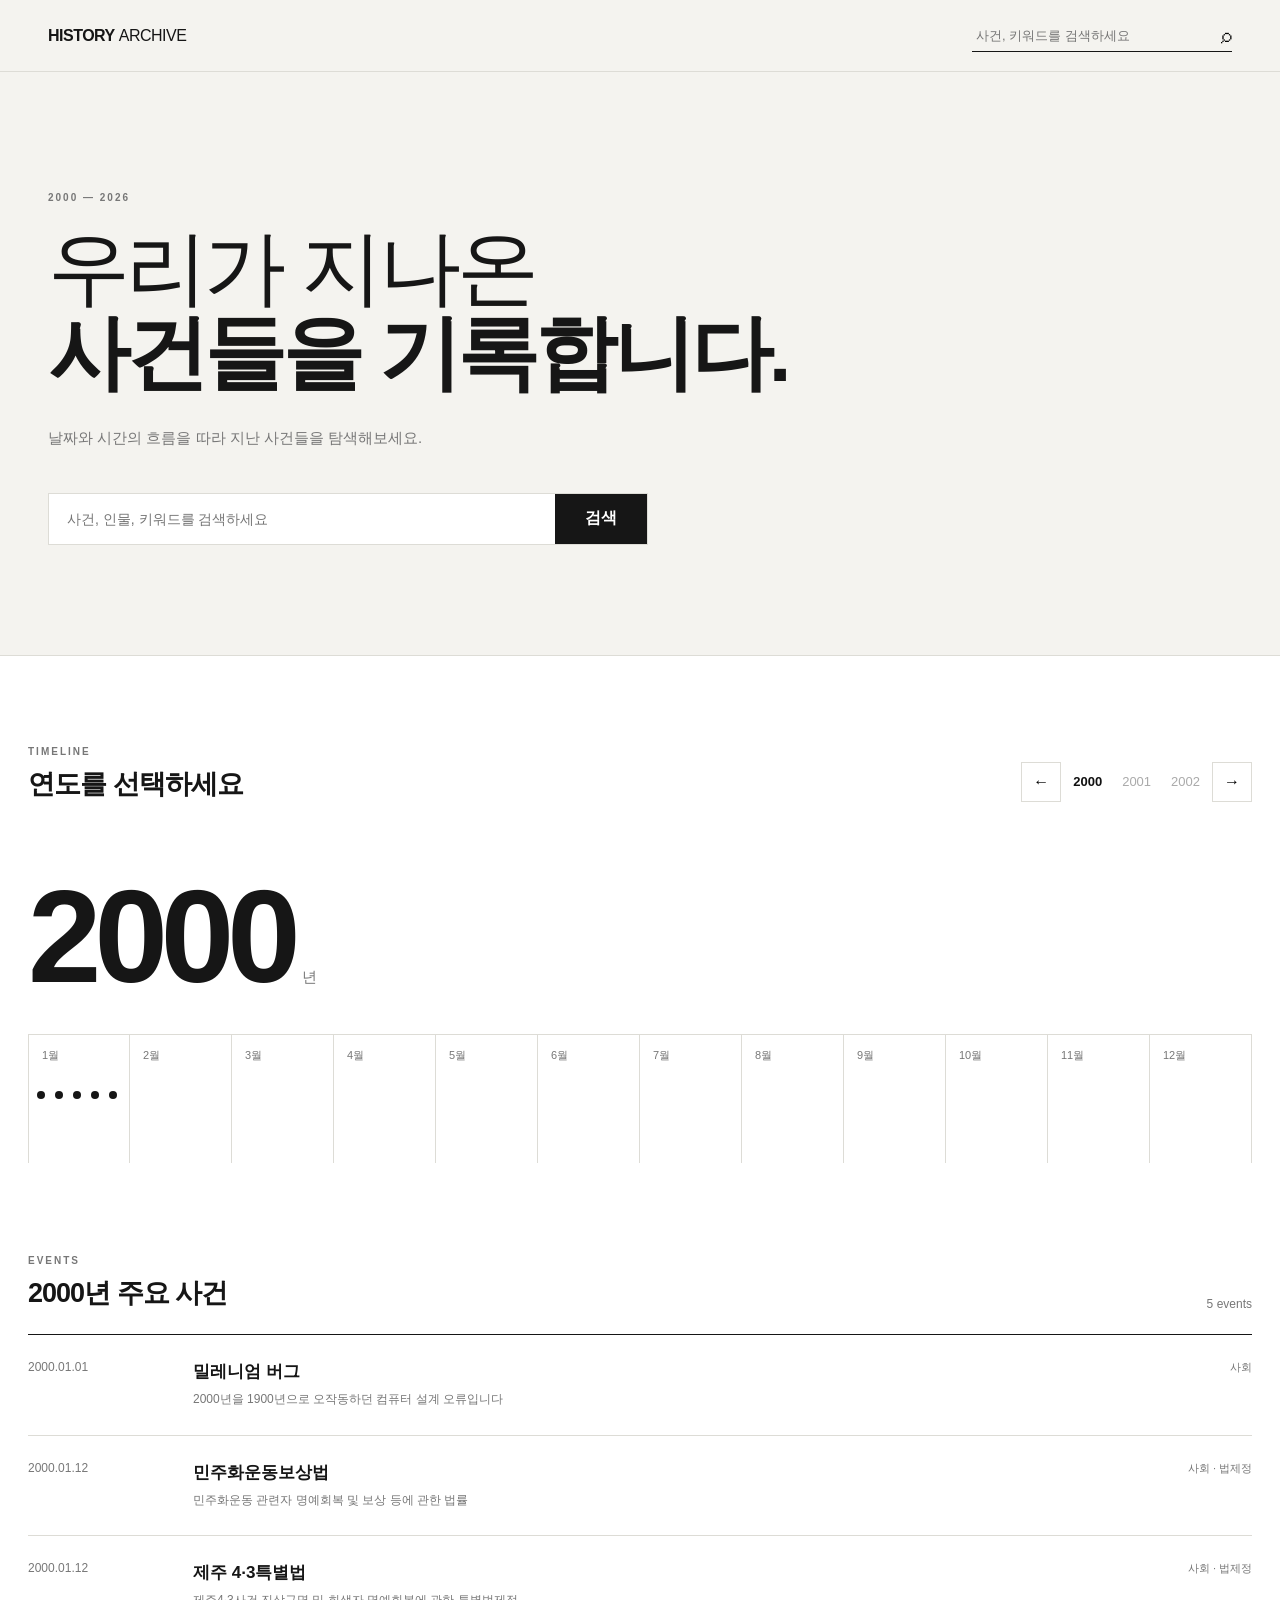
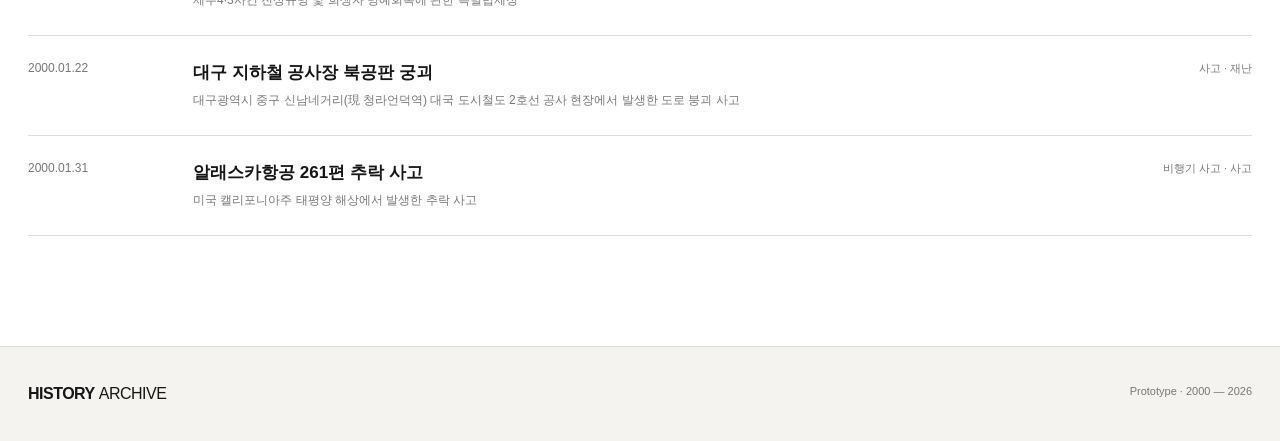
<file: index.html>
<!DOCTYPE html>
<html lang="ko">
<head>
<meta charset="UTF-8">
<meta name="viewport" content="width=device-width, initial-scale=1.0">
<title>History Archive — Prototype</title>
<link rel="stylesheet" href="css/default.css">
</head>
  
  
<body>
  
<!--헤더-->
<header class="header">
  <div class="header-inner">
    <a class="logo" href="#">HISTORY<span>ARCHIVE</span></a>
    <div class="header-search">
      <input id="searchInput" placeholder="사건, 키워드를 검색하세요">
      <button id="searchButton">⌕</button>
    </div>
  </div>
</header>

<main>
  
<!--비주얼-->
<section class="hero">
  <p class="eyebrow">2000 — 2026</p>
  <h1>우리가 지나온<br><strong>사건들을 기록합니다.</strong></h1>
  <p class="description">날짜와 시간의 흐름을 따라 지난 사건들을 탐색해보세요.</p>
  <div class="main-search">
    <input id="mainSearchInput" placeholder="사건, 인물, 키워드를 검색하세요">
    <button id="mainSearchButton">검색</button>
  </div>
</section>

<!--컨텐츠1-->
<section class="timeline-section">
  <div class="section-header">
    <div>
      <p class="eyebrow">TIMELINE</p>
      <h2>연도를 선택하세요</h2>
    </div>
    <div class="year-control">
      <button id="prevYear" class="arrow">←</button>
      <div id="yearList" class="year-list"></div>
      <button id="nextYear" class="arrow">→</button>
    </div>
  </div>
  
  
  
<!--컨텐츠 2-->
  <div class="selected-year"><span id="selectedYear">2014</span><small>년</small></div>
  <div id="monthTimeline" class="month-timeline"></div>

  <div class="events-area">
    <div class="events-header">
      <div>
        <p class="eyebrow">EVENTS</p>
        <h2><span id="eventYear">2014</span>년 주요 사건</h2>
      </div>
      <div class="event-count"><span id="eventCount">0</span> events</div>
    </div>
    <div id="eventList" class="event-list"></div>
  </div>
</section>
</main>
  
  
  
  
  
<!--보여주기-->
<div id="detailSection" class="detail-overlay">
  <article class="detail-card">
    <button id="closeDetail" class="close">×</button>
    <p id="detailDate" class="detail-date"></p>
    <h2 id="detailTitle"></h2>
    <div class="detail-meta"><span id="detailCountry"></span><span id="detailCategory"></span></div>
    <hr>
    <h3>사건 개요</h3>
    <p id="detailDescription"></p>
    <hr>
    <h3>키워드</h3>
    <div id="detailKeywords" class="keywords"></div>
    <hr>
    <h3>출처</h3>
    <p class="muted">프로토타입에서는 샘플 출처 영역입니다.</p>
  </article>
</div>
  
<!--푸터-->
<footer class="footer">
  <div class="footer-inner">
    <div class="logo">HISTORY<span>ARCHIVE</span></div>
    <p>Prototype · 2000 — 2026</p>
  </div>
</footer>
  
  
<script src="js/data.js"></script>
<script src="js/default.js"></script>

</body>
</html>
</file>
<file: css/default.css>
*{box-sizing:border-box;margin:0;padding:0}
:root{--bg:#f4f3ef;--paper:#fff;--text:#161616;--muted:#777;--line:#dddcd6}
html{scroll-behavior:smooth}
body{font-family:-apple-system,BlinkMacSystemFont,"Pretendard","Noto Sans KR",sans-serif;background:var(--bg);color:var(--text)}
button,input{font:inherit}


.header{height:72px;border-bottom:1px solid var(--line);position:sticky;top:0;z-index:20;background:rgba(244,243,239,.9);backdrop-filter:blur(12px)}
.header-inner{height:100%;max-width:1240px;margin:auto;padding:0 28px;display:flex;align-items:center;justify-content:space-between}

.logo{color:var(--text);text-decoration:none;font-size:16px;font-weight:800;letter-spacing:-.5px}
.logo span{font-weight:400;margin-left:4px}

.header-search{width:260px;display:flex;border-bottom:1px solid var(--text)}
.header-search input{width:100%;border:0;outline:0;background:transparent;padding:8px 4px;font-size:13px}
.header-search button{border:0;background:transparent;cursor:pointer;font-size:21px}

.hero{max-width:1240px;margin:auto;padding:120px 28px 110px}
.eyebrow{font-size:10px;letter-spacing:2px;font-weight:800;color:var(--muted)}
.hero h1{margin-top:22px;font-size:clamp(42px,7vw,82px);line-height:1.04;letter-spacing:-4px;font-weight:300}
.hero h1 strong{font-weight:800}

.description{margin-top:28px;color:var(--muted);font-size:15px;line-height:1.8}

.main-search{margin-top:42px;width:min(600px,100%);display:flex;background:var(--paper);border:1px solid var(--line)}
.main-search input{flex:1;border:0;outline:0;padding:17px 18px;font-size:14px}
.main-search button{width:92px;border:0;background:var(--text);color:#fff;cursor:pointer;font-weight:700}

.timeline-section{background:var(--paper);border-top:1px solid var(--line);padding:90px 28px 110px}
.section-header,.events-area{max-width:1240px;margin:auto}
.section-header{display:flex;justify-content:space-between;align-items:end;gap:30px}
.section-header h2,.events-header h2{font-size:27px;letter-spacing:-1px;margin-top:9px}

.year-control{display:flex;align-items:center;gap:12px}
.arrow{width:40px;height:40px;background:#fff;border:1px solid var(--line);cursor:pointer}
.arrow:hover{background:#161616;color:#fff}
.year-list{display:flex;gap:20px;max-width:470px;overflow:hidden}
.year{flex:none;color:#aaa;font-size:13px;cursor:pointer}
.year.active{color:#111;font-weight:800}

.selected-year{max-width:1240px;margin:76px auto 38px;display:flex;align-items:baseline;gap:8px}
.selected-year span{font-size:clamp(70px,11vw,132px);line-height:.9;font-weight:800;letter-spacing:-7px}
.selected-year small{color:var(--muted);font-size:15px}

.month-timeline{max-width:1240px;margin:auto;display:grid;grid-template-columns:repeat(12,1fr);border-top:1px solid var(--line)}
.month{height:128px;border-right:1px solid var(--line);position:relative}
.month:first-child{border-left:1px solid var(--line)}
.month-name{display:block;padding:13px;font-size:11px;color:var(--muted)}

.month-events{/*height:88px;position:relative;*/ display: flex; flex-wrap: wrap; gap:10px; margin-top: 15px; margin-left: 8px;}
.event-dot{
    /*position:absolute;width:8px;height:8px;background:#161616;border-radius:50%;transform:translateX(-50%);cursor:pointer;transition:.2s; */
    width: 8px; height: 8px; background: #161616; border-radius: 50%; cursor:pointer; transition: 0.2s;
}
.event-dot:hover{
    /*transform:translateX(-50%) scale(1.8)*/
    transform: scale(1.8);
}

.events-area{margin-top:92px}
.events-header{display:flex;align-items:end;justify-content:space-between;border-bottom:1px solid #161616;padding-bottom:23px}
.event-count{font-size:12px;color:var(--muted)}

.event-item{display:grid;grid-template-columns:140px 1fr 170px;gap:25px;padding:25px 0;border-bottom:1px solid var(--line);cursor:pointer;transition:.2s}
.event-item:hover{padding-left:9px}
.event-date{font-size:12px;color:var(--muted)}
.event-title{font-size:17px;font-weight:750}
.event-summary{margin-top:7px;color:var(--muted);font-size:12px;line-height:1.6}
.event-category{text-align:right;color:var(--muted);font-size:11px}

.empty{padding:40px 0;color:var(--muted);font-size:14px}
.detail-overlay{display:none;position:fixed;inset:0;background:rgba(0,0,0,.42);z-index:50;overflow:auto;padding:30px}
.detail-overlay.show{display:block}
.detail-card{position:relative;width:min(780px,100%);margin:50px auto;background:#fff;padding:65px}
.close{position:absolute;right:22px;top:22px;width:38px;height:38px;background:#fff;border:1px solid var(--line);font-size:24px;cursor:pointer}
.detail-date{font-size:12px;color:var(--muted)}
.detail-card h2{font-size:clamp(36px,6vw,58px);letter-spacing:-3px;margin-top:18px}
.detail-meta{display:flex;gap:10px;color:var(--muted);font-size:12px;margin-top:18px}
.detail-card hr{border:0;border-top:1px solid var(--line);margin:42px 0}
.detail-card h3{font-size:13px;margin-bottom:13px}
.detail-card p{line-height:1.9;font-size:14px;color:#555}
.keywords{display:flex;flex-wrap:wrap;gap:7px}
.keyword{background:var(--bg);padding:7px 10px;font-size:11px}
.muted{color:var(--muted)!important}
.footer{border-top:1px solid var(--line);padding:38px 28px}
.footer-inner{max-width:1240px;margin:auto;display:flex;justify-content:space-between}
.footer p{font-size:11px;color:var(--muted)}


@media(max-width:800px){
    .header-search{display:none}
    .hero{padding:80px 22px}
    .hero h1{letter-spacing:-2px}
    .timeline-section{padding:70px 22px}
    .section-header{align-items:start;flex-direction:column}
    .year-list{max-width:calc(100vw - 150px)}
    .month-timeline{overflow-x:auto;grid-template-columns:repeat(12,88px);padding-bottom:8px}
    .events-header{align-items:start;gap:14px;flex-direction:column}
    .event-item{grid-template-columns:1fr;gap:7px}
    .event-category{text-align:left}
    .detail-card{padding:50px 24px;margin:20px auto}
    .footer-inner{flex-direction:column;gap:12px}
}
</file>
